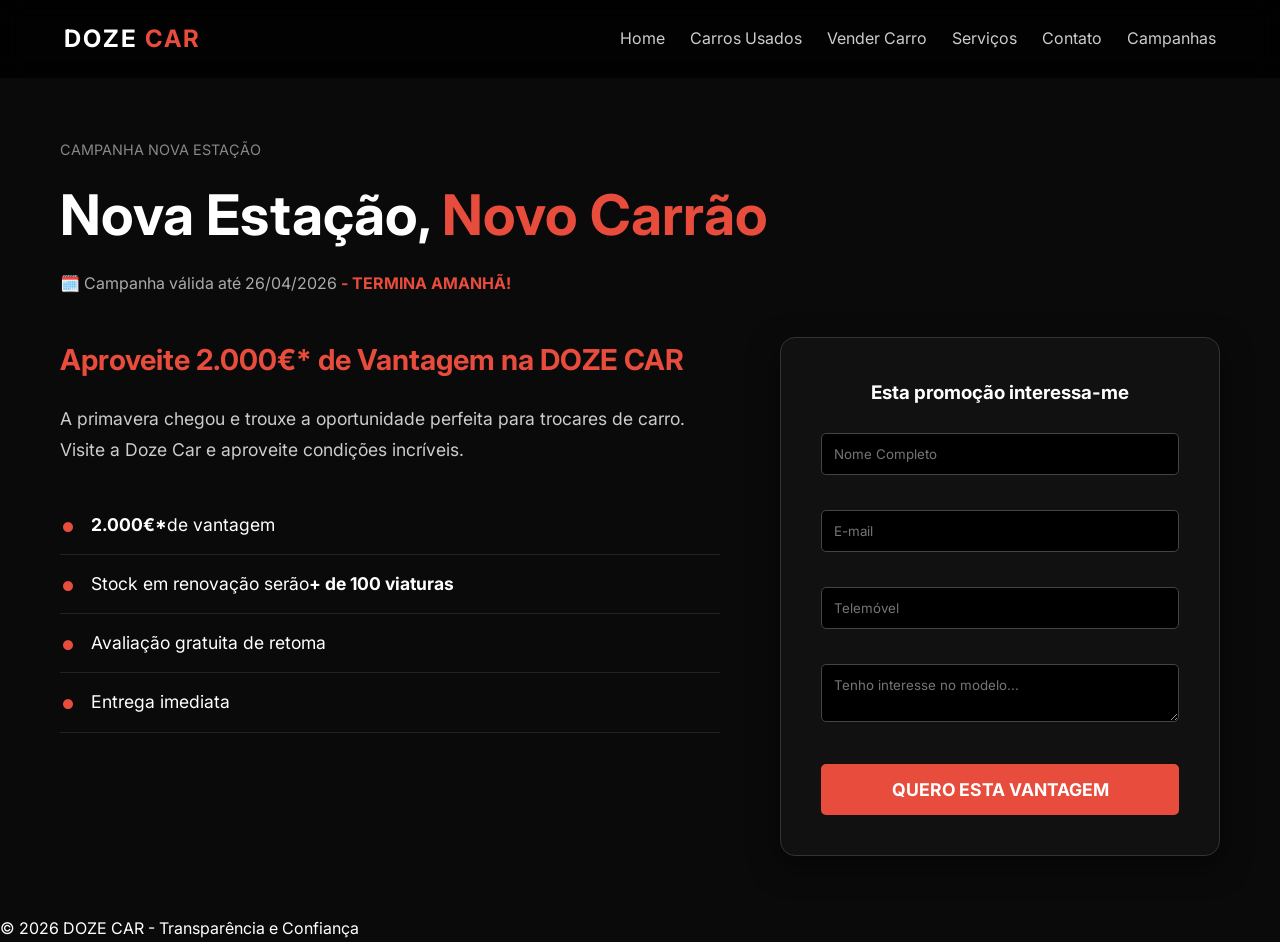
<file: campanhas.html>
<!DOCTYPE html>
<html lang="pt-br">
<head>
    <meta charset="UTF-8">
    <meta name="viewport" content="width=device-width, initial-scale=1.0">
    <title>Campanhas | DOZE CAR</title>
    <link rel="stylesheet" href="style.css">
    <link href="https://fonts.googleapis.com/css2?family=Inter:wght@400;700&display=swap" rel="stylesheet">
</head>
<body class="dark-bg">

    <header class="navbar">
        <div class="logo">DOZE <span>CAR</span></div>
        <nav>
            <ul>
                <li><a href="index.html" class="active">Home</a></li>
                <li><a href="usados.html">Carros Usados</a></li>
                <li><a href="venda.html">Vender Carro</a></li>
                <li><a href="servicos.html">Serviços</a></li>
                <li><a href="contato.html">Contato</a></li>
                <li><a href="campanhas.html">Campanhas</a></li>
            </ul>
        </nav>
    </header>

    <main class="container-campanha">
        <section class="campanha-header">
            <div class="breadcrumb">Campanha Nova Estação</div>
            <h1>Nova Estação, <span>Novo Carrão</span></h1>
            <p class="validade">🗓️ Campanha válida até 26/04/2026 <span class="urgente">- TERMINA AMANHÃ!</span></p>
        </section>

        <div class="campanha-grid">
            <section class="campanha-info">
                <h3>Aproveite 2.000€* de Vantagem na DOZE CAR</h3>
                <p>A primavera chegou e trouxe a oportunidade perfeita para trocares de carro. Visite a Doze Car e aproveite condições incríveis.</p>
                
                <ul class="lista-vantagens">
                    <li><strong>2.000€*</strong> de vantagem</li>
                    <li>Stock em renovação serão <strong>+ de 100 viaturas</strong></li>
                    <li>Avaliação gratuita de retoma</li>
                    <li>Entrega imediata</li>
                </ul>
            </section>

            <section class="campanha-form-container">
                <div class="form-box">
                    <h3>Esta promoção interessa-me</h3>
                    <form action="#">
                        <div class="input-group">
                            <input type="text" placeholder="Nome Completo" required>
                        </div>
                        <div class="input-group">
                            <input type="email" placeholder="E-mail" required>
                        </div>
                        <div class="input-group">
                            <input type="tel" placeholder="Telemóvel" required>
                        </div>
                        <div class="input-group">
                            <textarea placeholder="Tenho interesse no modelo..."></textarea>
                        </div>
                        <button type="submit" class="btn-submit">QUERO ESTA VANTAGEM</button>
                    </form>
                </div>
            </section>
        </div>
    </main>

    <footer class="main-footer">
        <p>© 2026 DOZE CAR - Transparência e Confiança</p>
    </footer>

</body>
</html>
</file>
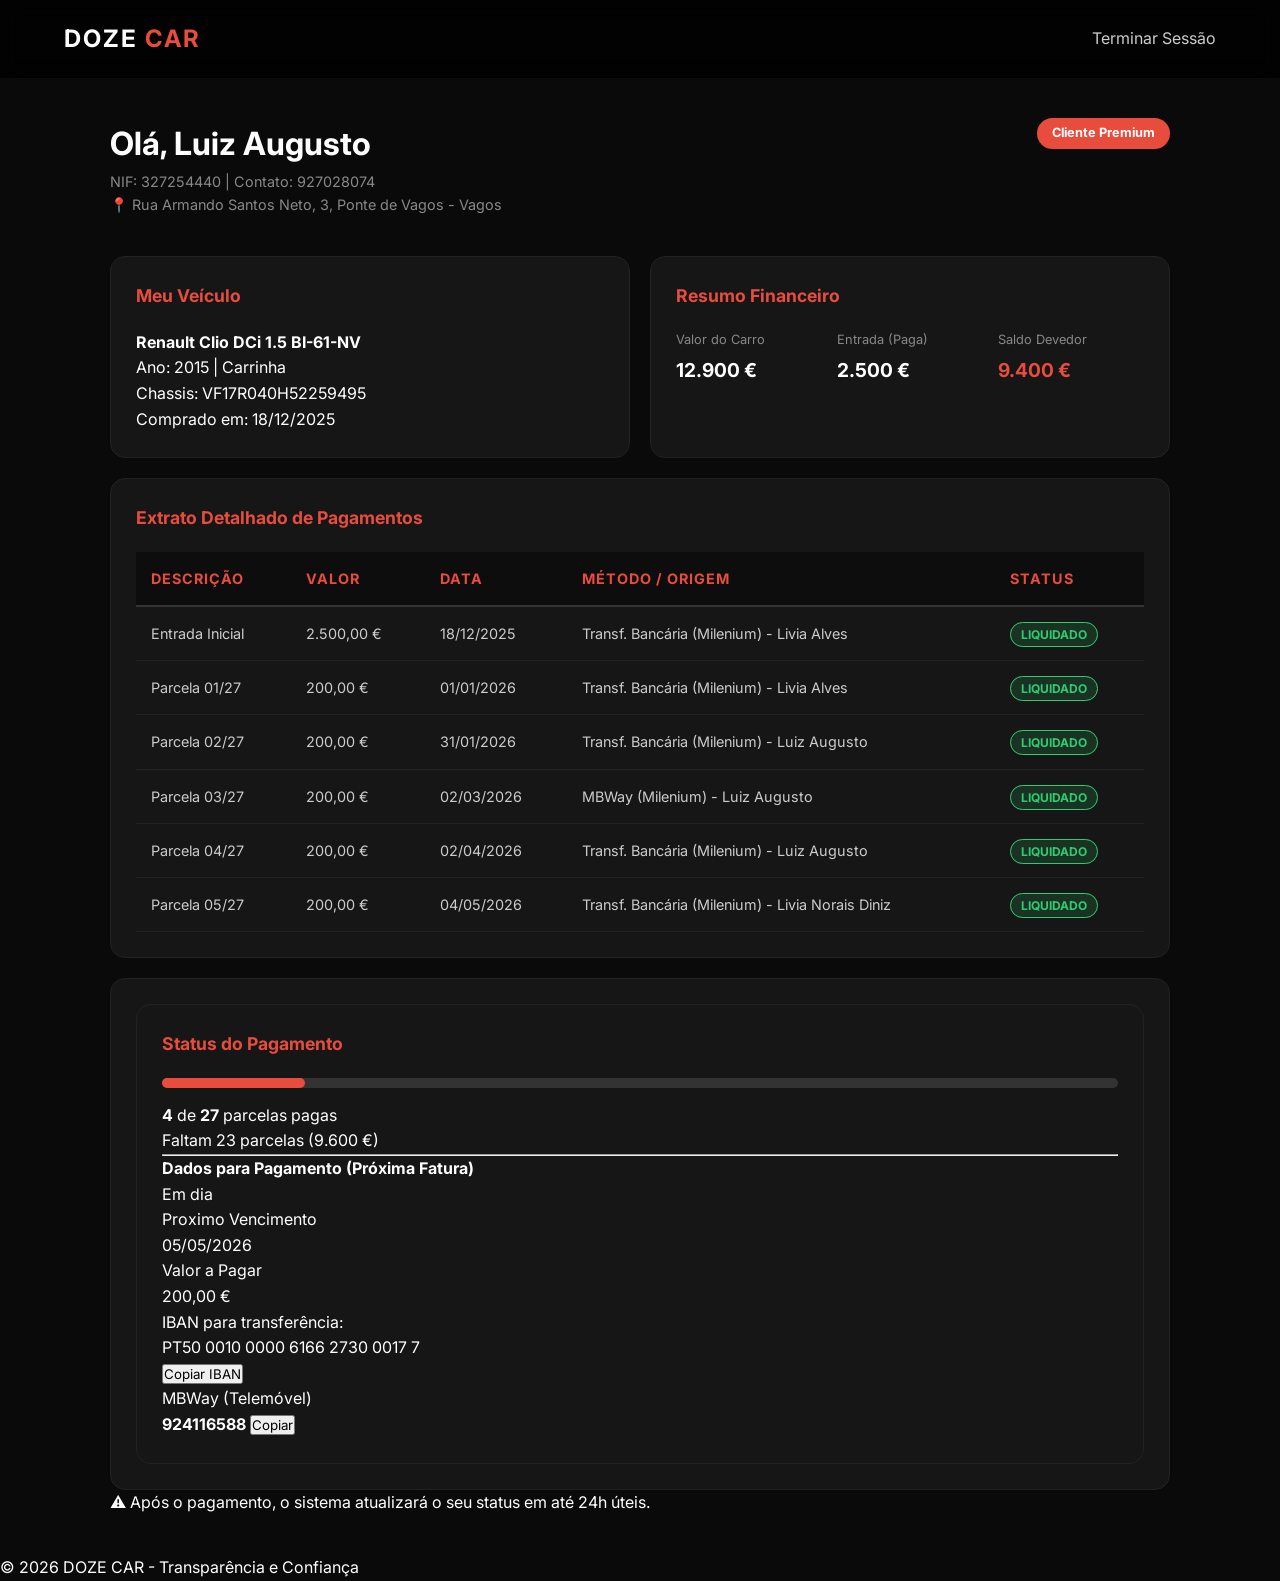
<file: cliente-luizaugusto.html>
<!DOCTYPE html>
<html lang="pt-br">
<head>
    <meta charset="UTF-8">
    <meta name="viewport" content="width=device-width, initial-scale=1.0">
    <title>Painel do Cliente | DOZE CAR</title>
    <link rel="stylesheet" href="style.css">
    <link href="https://fonts.googleapis.com/css2?family=Inter:wght@400;700&display=swap" rel="stylesheet">
</head>
<body class="dashboard-body">

<header class="navbar">
    <div class="logo">DOZE <span>CAR</span></div>
    <nav>
        <ul>
            <li><a href="index.html" class="btn-logout">Terminar Sessão</a></li>
        </ul>
    </nav>
</header>
    <main class="container-dash">
        <section class="user-header">
            <div class="user-info">
                <h1>Olá, <span>Luiz Augusto</span></h1>
                <p>NIF: 327254440 | Contato: 927028074</p>
                <p>📍 Rua Armando Santos Neto, 3, Ponte de Vagos - Vagos</p>
            </div>
            <div class="user-badge">Cliente Premium</div>
        </section>

        <div class="dash-grid">
            <section class="dash-card vehicle-details">
                <h3>Meu Veículo</h3>
                <div class="car-spec">
                    <div class="car-info-text">
                        <h4>Renault Clio DCi 1.5 BI-61-NV</h4>
                        <p>Ano: 2015 | Carrinha</p>
                        <p class="chassis-text">Chassis: <span>VF17R040H52259495</span></p>
                        <p class="purchase-date">Comprado em: 18/12/2025</p>
                    </div>
                </div>
            </section>

            <section class="dash-card finance-summary">
                <h3>Resumo Financeiro</h3>
                <div class="finance-grid">
                    <div class="fin-item">
                        <span>Valor do Carro</span>
                        <p>12.900 €</p>
                    </div>
                    <div class="fin-item">
                        <span>Entrada (Paga)</span>
                        <p>2.500 €</p>
                    </div>
                    <div class="fin-item highlight">
                        <span>Saldo Devedor</span>
                        <p>9.400 €</p>
                    </div>
                </div>
            </section>
            <section class="dash-card history-section full-width">
    <h3>Extrato Detalhado de Pagamentos</h3>
    <div class="table-container">
        <table class="payment-table">
            <thead>
                <tr>
                    <th>Descrição</th>
                    <th>Valor</th>
                    <th>Data</th>
                    <th>Método / Origem</th>
                    <th>Status</th>
                </tr>
            </thead>
            <tbody>
                <tr>
                    <td>Entrada Inicial</td>
                    <td>2.500,00 €</td>
                    <td>18/12/2025</td>
                    <td>Transf. Bancária (Milenium) - Livia Alves</td>
                    <td><span class="status-pill status-paid">Liquidado</span></td>
                </tr>
                <tr>
                    <td>Parcela 01/27</td>
                    <td>200,00 €</td>
                    <td>01/01/2026</td>
                    <td>Transf. Bancária (Milenium) - Livia Alves</td>
                    <td><span class="status-pill status-paid">Liquidado</span></td>
                </tr>
                <tr>
                    <td>Parcela 02/27</td>
                    <td>200,00 €</td>
                    <td>31/01/2026</td>
                    <td>Transf. Bancária (Milenium) - Luiz Augusto</td>
                    <td><span class="status-pill status-paid">Liquidado</span></td>
                </tr>
                <tr>
                    <td>Parcela 03/27</td>
                    <td>200,00 €</td>
                    <td>02/03/2026</td>
                    <td>MBWay (Milenium) - Luiz Augusto</td>
                    <td><span class="status-pill status-paid">Liquidado</span></td>
                </tr>
                <tr>
                    <td>Parcela 04/27</td>
                    <td>200,00 €</td>
                    <td>02/04/2026</td>
                    <td>Transf. Bancária (Milenium) - Luiz Augusto</td>
                    <td><span class="status-pill status-paid">Liquidado</span></td>
                </tr>
                <tr>
                    <td>Parcela 05/27</td>
                    <td>200,00 €</td>
                    <td>04/05/2026</td>
                    <td>Transf. Bancária (Milenium) - Livia Norais Diniz</td>
                    <td><span class="status-pill status-paid">Liquidado</span></td>
                </tr>
            </tbody>
        </table>
    </div>
</section>

            <section class="dash-card installments-section full-width">
<section class="dash-card installments-section full-width">
                <h3>Status do Pagamento</h3>
                
                <div class="progress-container">
                    <div class="progress-bar">
                        <div class="progress-fill" style="width: 15%;"></div> 
                    </div>
                    <div class="progress-text">
                        <p><strong>4</strong> de <strong>27</strong> parcelas pagas</p>
                        <p>Faltam 23 parcelas (<span class="red-text">9.600 €</span>)</p>
                    </div>
                </div>

                <hr class="dash-divider">

                <div class="payment-box">
                    <div class="payment-header">
                        <h4>Dados para Pagamento (Próxima Fatura)</h4>
                        <span class="status-ok">Em dia</span>
                    </div>
                    
                    <div class="payment-details-grid">
                        <div class="pay-item">
                            <span>Proximo Vencimento</span>
                            <p>05/05/2026</p>
                        </div>
                        <div class="pay-item">
                            <span>Valor a Pagar</span>
                            <p class="red-text">200,00 €</p>
                        </div>
                       <div class="payment-details-grid">
                       <div class="pay-item iban-box">
                            <span>IBAN para transferência:</span>
                            <p id="ibanText">PT50 0010 0000 6166 2730 0017 7</p>
                            <button onclick="copiarIBAN()" class="btn-copy">Copiar IBAN</button>
                        </div>
                        <!-- <span>IBAN para Transferência (Grupo Doze)</span>
                        <div class="iban-copy">
                        <strong>PT50 0010 0000 6166 2730 0017 7</strong>
                         <button class="btn-copy">Copiar</button> -->
                     </div>
                </div>

                <div class="pay-item mbway-box full-width-mobile">
                    <span>MBWay (Telemóvel)</span>
                    <div class="iban-copy">
                    <strong>924116588</strong>
                    <button class="btn-copy">Copiar</button>
                </div>
            </div>
        </div>
                        </div>
                    </div>
                    
                    <div class="payment-footer">
                        <p>⚠️ Após o pagamento, o sistema atualizará o seu status em até 24h úteis.</p>
                    </div>
                </div>
            </section>                        
                    </div>
                </div>
            </section>
        </div>
    </main>

    <footer class="dash-footer">
        <p>© 2026 DOZE CAR - Transparência e Confiança</p>
    </footer>
<script src="script.js"></script>
</body>
</html>
</file>
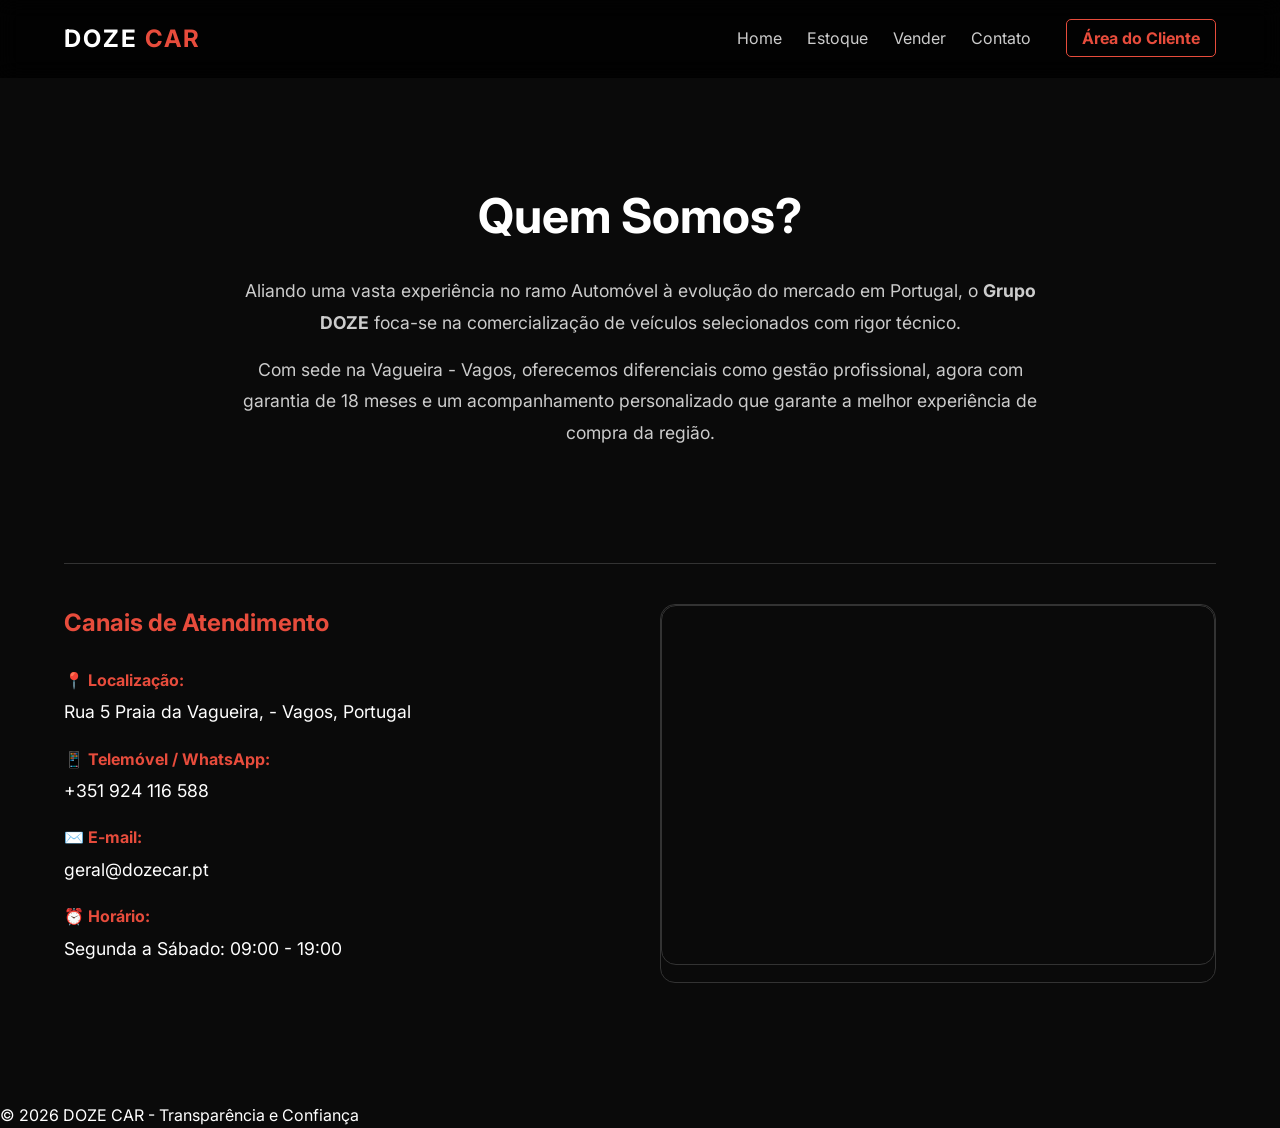
<file: contato.html>
<!DOCTYPE html>
<html lang="pt-br">
<head>
    <meta charset="UTF-8">
    <meta name="viewport" content="width=device-width, initial-scale=1.0">
    <title>Contato | DOZE CAR</title>
    <link rel="stylesheet" href="style.css">
    <link href="https://fonts.googleapis.com/css2?family=Inter:wght@400;700&display=swap" rel="stylesheet">
</head>
<body class="dark-bg">
    <header class="navbar">
        <div class="logo">DOZE <span>CAR</span></div>
        <nav>
            <ul>
                <li><a href="index.html">Home</a></li>
                <li><a href="usados.html">Estoque</a></li>
                <li><a href="venda.html">Vender</a></li>
                <li><a href="contato.html" class="active">Contato</a></li>
                <li><a href="login.html" class="btn-cliente-nav">Área do Cliente</a></li>
            </ul>
        </nav>
    </header>

    <main class="container">
        <section class="about-section">
            <div class="about-text">
                <h1>Quem <span>Somos?</span></h1>
                <p>
                    Aliando uma vasta experiência no ramo Automóvel à evolução do mercado em Portugal, 
                    o <strong>Grupo DOZE</strong> foca-se na comercialização de veículos selecionados com rigor técnico.
                </p>
                <p>
                    Com sede na Vagueira - Vagos, oferecemos diferenciais como gestão profissional, agora com garantia de 18 meses 
                    e um acompanhamento personalizado que garante a melhor experiência de compra da região.
                </p>
            </div>
        </section>

        <hr class="divider">

        <section class="contact-grid">
            <div class="contact-info">
                <h3>Canais de Atendimento</h3>
                <div class="info-item">
                    <span>📍 Localização:</span>
                    <p>Rua 5 Praia da Vagueira, - Vagos, Portugal</p>
                </div>
                <div class="info-item">
                    <span>📱 Telemóvel / WhatsApp:</span>
                    <p>+351 924 116 588</p>
                </div>
                <div class="info-item">
                    <span>✉️ E-mail:</span>
                    <p>geral@dozecar.pt</p>
                </div>
                <div class="info-item">
                    <span>⏰ Horário:</span>
                    <p>Segunda a Sábado: 09:00 - 19:00</p>
                </div>
            </div>

            <div class="map-container">
<div class="map-container">
    <iframe 
        src="https://www.google.com/maps/embed?pb=!1m18!1m12!1m3!1d12111.442658145717!2d-8.7699119!3d40.6329385!2m3!1f0!2f0!3f0!3m2!1i1024!2i768!4f13.1!3m3!1m2!1s0xd23970036662447%3A0x500ebb32367f130!2sPraia%20da%20Vagueira!5e0!3m2!1spt-PT!2spt!4v1714070000000!5m2!1spt-PT!2spt" 
        width="100%" 
        height="350" 
        style="border:0; border-radius: 15px; filter: grayscale(100%) invert(92%) contrast(83%);" 
        allowfullscreen="" 
        loading="lazy" 
        referrerpolicy="no-referrer-when-downgrade">
    </iframe>
</div>        </section>
    </main>

    <footer class="main-footer">
        <p>© 2026 DOZE CAR - Transparência e Confiança</p>
    </footer>
</body>
</html>
</file>
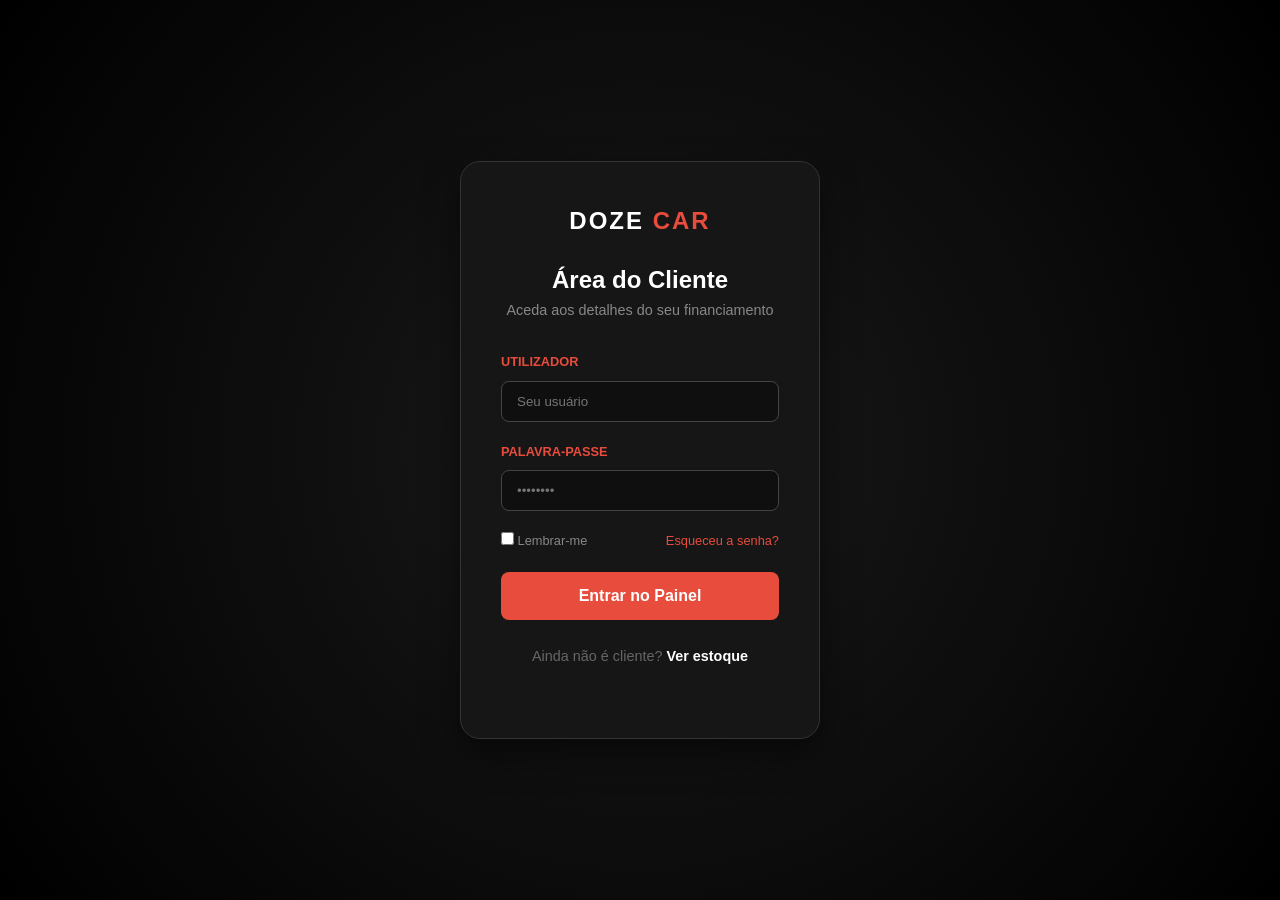
<file: login.html>
<!DOCTYPE html>
<html lang="pt-br">
<head>
    <meta charset="UTF-8">
    <meta name="viewport" content="width=device-width, initial-scale=1.0">
    <title>Login | DOZE CAR</title>
    <link rel="stylesheet" href="style.css">
</head>
<body class="login-body">
    <div class="login-container">
        <div class="login-box">
            <div class="logo">DOZE <span>CAR</span></div>
            <h2>Área do Cliente</h2>
            <p>Aceda aos detalhes do seu financiamento</p>

            <form id="loginForm">
                <div class="input-group">
                    <label for="username">Utilizador</label>
                    <input type="text" id="username" placeholder="Seu usuário" required>
                </div>

                <div class="input-group">
                    <label for="password">Palavra-passe</label>
                    <input type="password" id="password" placeholder="••••••••" required>
                </div>

                <div id="errorMessage" style="color: #e74c3c; font-size: 0.8rem; margin-bottom: 15px; display: none;">
                    Usuário ou senha incorretos!
                </div>

                <div class="login-options" style="display: flex; justify-content: space-between; margin-bottom: 20px; font-size: 0.8rem; color: #888;">
                    <label><input type="checkbox"> Lembrar-me</label>
                    <a href="#" style="color: #e74c3c; text-decoration: none;">Esqueceu a senha?</a>
                </div>

                <button type="submit" class="btn-login">Entrar no Painel</button>
            </form>

            <div class="login-footer">
                <p style="margin-top: 20px; color: #666; font-size: 0.9rem;">
                    Ainda não é cliente? <a href="usados.html" style="color: #fff; text-decoration: none; font-weight: bold;">Ver estoque</a>
                </p>
            </div>
        </div>
    </div>
    <script src="script.js"></script>
</body>
</html>
</file>
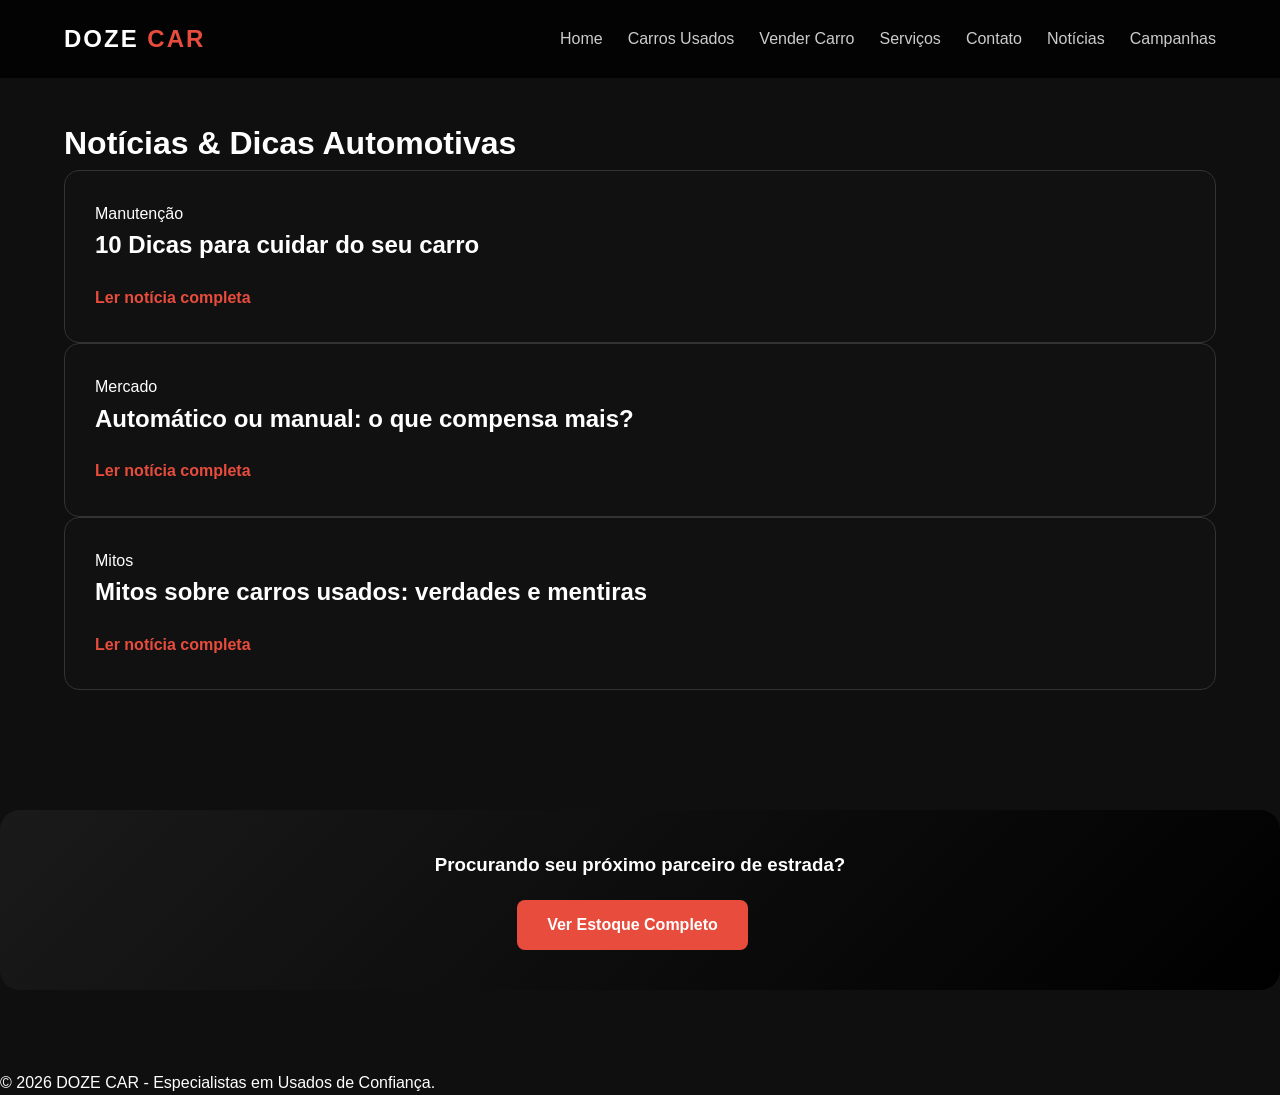
<file: noticias.html>
<!DOCTYPE html>
<html lang="pt-br">
<head>
    <meta charset="UTF-8">
    <meta name="viewport" content="width=device-width, initial-scale=1.0">
    <title>Notícias e Dicas | DOZE CAR</title>
    <link rel="stylesheet" href="style.css">
</head>
<body>
    <header class="navbar">
        <div class="logo">DOZE <span>CAR</span></div>
        <nav>
            <ul>
                <li><a href="index.html" class="active">Home</a></li>
                <li><a href="usados.html">Carros Usados</a></li>
                <li><a href="venda.html">Vender Carro</a></li>
                <li><a href="servicos.html">Serviços</a></li>
                <li><a href="contato.html">Contato</a></li>
                <li><a href="noticias.html" class="active">Notícias</a></li>
                <li><a href="campanhas.html">Campanhas</a></li>
            </ul>
        </nav>
    </header>

<main class="container">
        <header class="noticias-header">
            <h1>Notícias & <span>Dicas Automotivas</span></h1>
        </header>

        <section class="noticias-grid">
            <article class="noticia-item">
                <div class="noticia-tag">Manutenção</div>
                <h2>10 Dicas para cuidar do seu carro</h2>
                <a href="javascript:void(0)" class="btn-read-more" onclick="abrirNoticia('dicas')">Ler notícia completa</a>
            </article>

            <article class="noticia-item">
                <div class="noticia-tag">Mercado</div>
                <h2>Automático ou manual: o que compensa mais?</h2>
                <a href="javascript:void(0)" class="btn-read-more" onclick="abrirNoticia('cambio')">Ler notícia completa</a>
            </article>

            <article class="noticia-item">
                <div class="noticia-tag">Mitos</div>
                <h2>Mitos sobre carros usados: verdades e mentiras</h2>
                <a href="javascript:void(0)" class="btn-read-more" onclick="abrirNoticia('mitos')">Ler notícia completa</a>
            </article>
        </section>
    </main>

    <div id="modalNoticia" class="modal">
        <div class="modal-content">
            <span class="close-btn" onclick="fecharNoticia()">&times;</span>
            <div id="conteudoNoticia"></div>
        </div>
    </div>

    <script src="script.js"></script>
        <section class="noticias-footer-cta">
            <h3>Procurando seu próximo parceiro de estrada?</h3>
            <a href="usados.html" class="btn-primary">Ver Estoque Completo</a>
        </section>
    </main>

    <footer>
        <p>&copy; 2026 DOZE CAR - Especialistas em Usados de Confiança.</p>
    </footer>
</body>
</html>
</file>
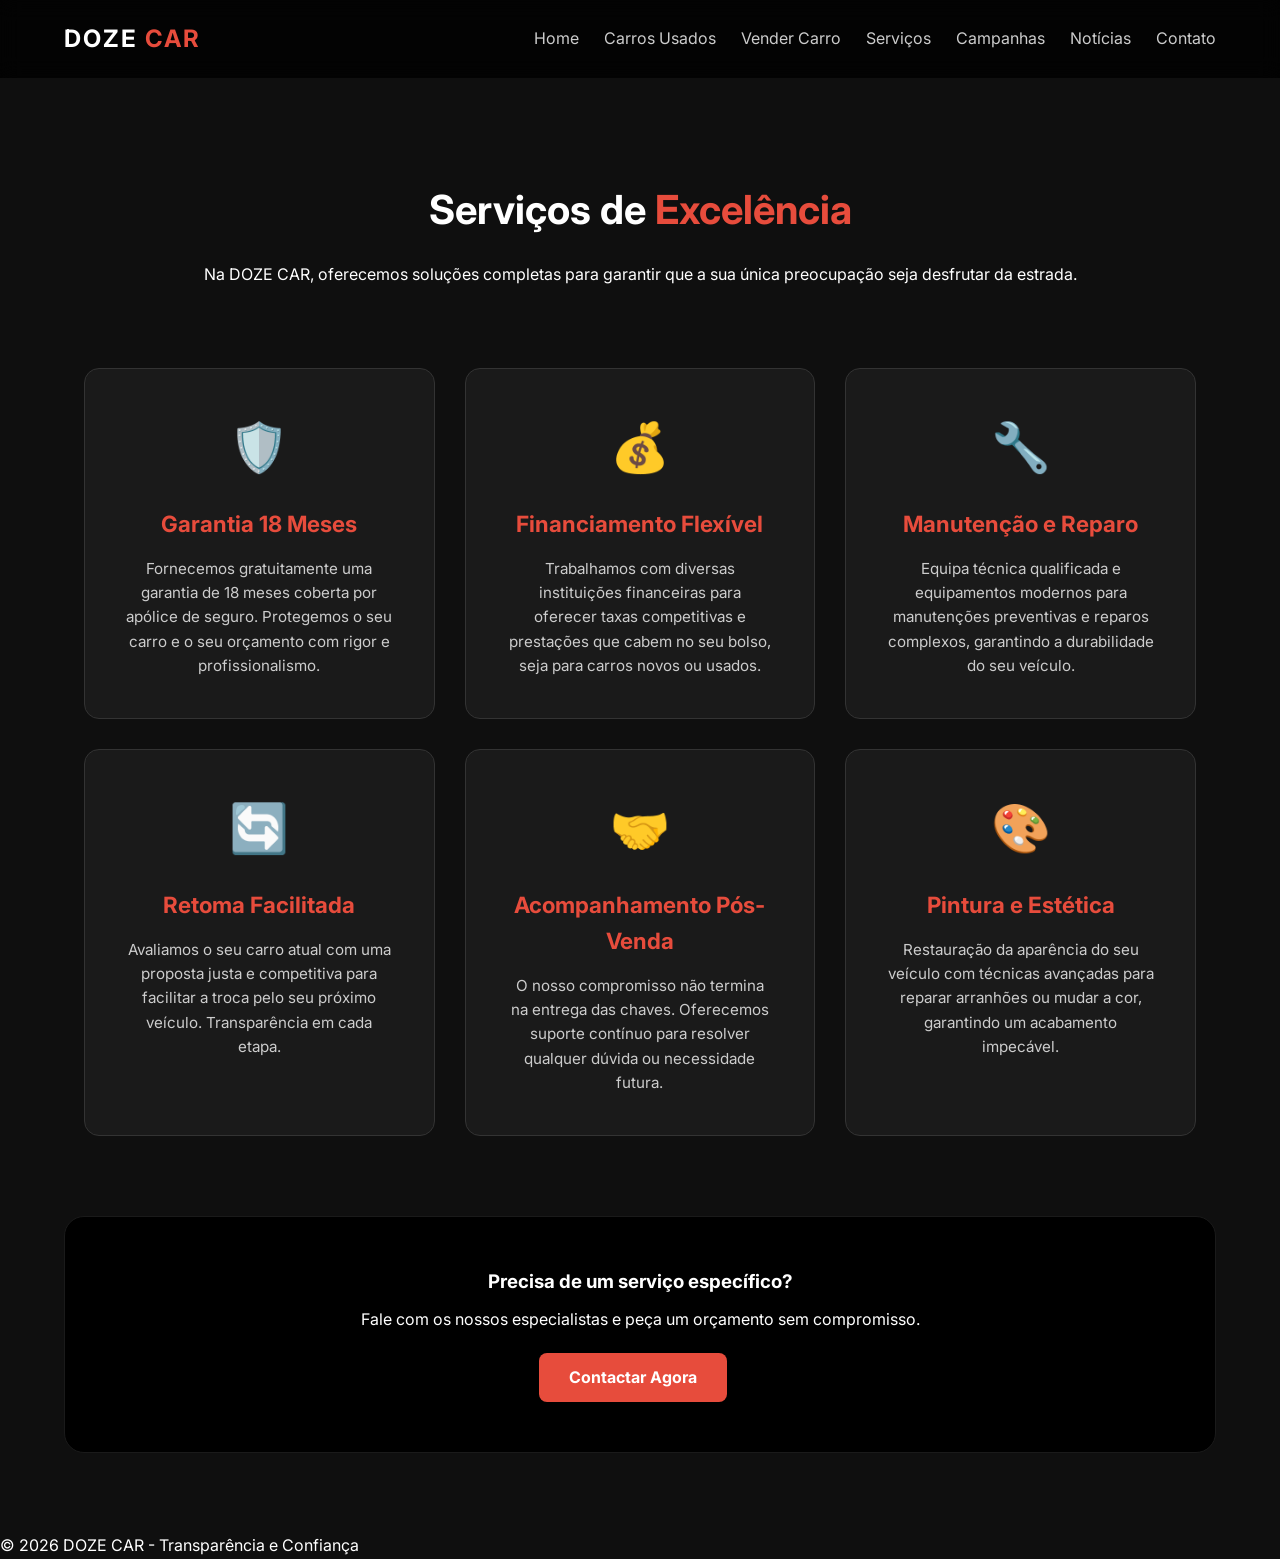
<file: servicos.html>
<!DOCTYPE html>
<html lang="pt-br">
<head>
    <meta charset="UTF-8">
    <meta name="viewport" content="width=device-width, initial-scale=1.0">
    <title>Serviços | DOZE CAR</title>
    <link rel="stylesheet" href="style.css">
    <link href="https://fonts.googleapis.com/css2?family=Inter:wght@400;700&display=swap" rel="stylesheet">
</head>
<body>
    <header class="navbar">
        <div class="logo">DOZE <span>CAR</span></div>
        <nav>
            <ul>
                <li><a href="index.html">Home</a></li>
                <li><a href="usados.html">Carros Usados</a></li>
                <li><a href="venda.html">Vender Carro</a></li>
                <li><a href="servicos.html" class="active">Serviços</a></li>
                <li><a href="campanhas.html">Campanhas</a></li>
                <li><a href="noticias.html">Notícias</a></li>
                <li><a href="contato.html">Contato</a></li>
            </ul>
        </nav>
    </header>

    <main class="container">
        <section class="servicos-intro">
            <h1>Serviços de <span>Excelência</span></h1>
            <p>Na DOZE CAR, oferecemos soluções completas para garantir que a sua única preocupação seja desfrutar da estrada.</p>
        </section>

        <div class="servicos-grid">
            <article class="servico-card">
                <div class="icon-box">🛡️</div>
                <h2>Garantia 18 Meses</h2>
                <p>Fornecemos gratuitamente uma garantia de 18 meses coberta por apólice de seguro. Protegemos o seu carro e o seu orçamento com rigor e profissionalismo.</p>
            </article>

            <article class="servico-card">
                <div class="icon-box">💰</div>
                <h2>Financiamento Flexível</h2>
                <p>Trabalhamos com diversas instituições financeiras para oferecer taxas competitivas e prestações que cabem no seu bolso, seja para carros novos ou usados.</p>
            </article>

            <article class="servico-card">
                <div class="icon-box">🔧</div>
                <h2>Manutenção e Reparo</h2>
                <p>Equipa técnica qualificada e equipamentos modernos para manutenções preventivas e reparos complexos, garantindo a durabilidade do seu veículo.</p>
            </article>

            <article class="servico-card">
                <div class="icon-box">🔄</div>
                <h2>Retoma Facilitada</h2>
                <p>Avaliamos o seu carro atual com uma proposta justa e competitiva para facilitar a troca pelo seu próximo veículo. Transparência em cada etapa.</p>
            </article>

            <article class="servico-card">
                <div class="icon-box">🤝</div>
                <h2>Acompanhamento Pós-Venda</h2>
                <p>O nosso compromisso não termina na entrega das chaves. Oferecemos suporte contínuo para resolver qualquer dúvida ou necessidade futura.</p>
            </article>

            <article class="servico-card">
                <div class="icon-box">🎨</div>
                <h2>Pintura e Estética</h2>
                <p>Restauração da aparência do seu veículo com técnicas avançadas para reparar arranhões ou mudar a cor, garantindo um acabamento impecável.</p>
            </article>
        </div>

        <section class="servicos-cta">
            <h3>Precisa de um serviço específico?</h3>
            <p>Fale com os nossos especialistas e peça um orçamento sem compromisso.</p>
            <a href="contato.html" class="btn-primary">Contactar Agora</a>
        </section>
    </main>

    <footer>
        <p>© 2026 DOZE CAR - Transparência e Confiança</p>
    </footer>
</body>
</html>
</file>
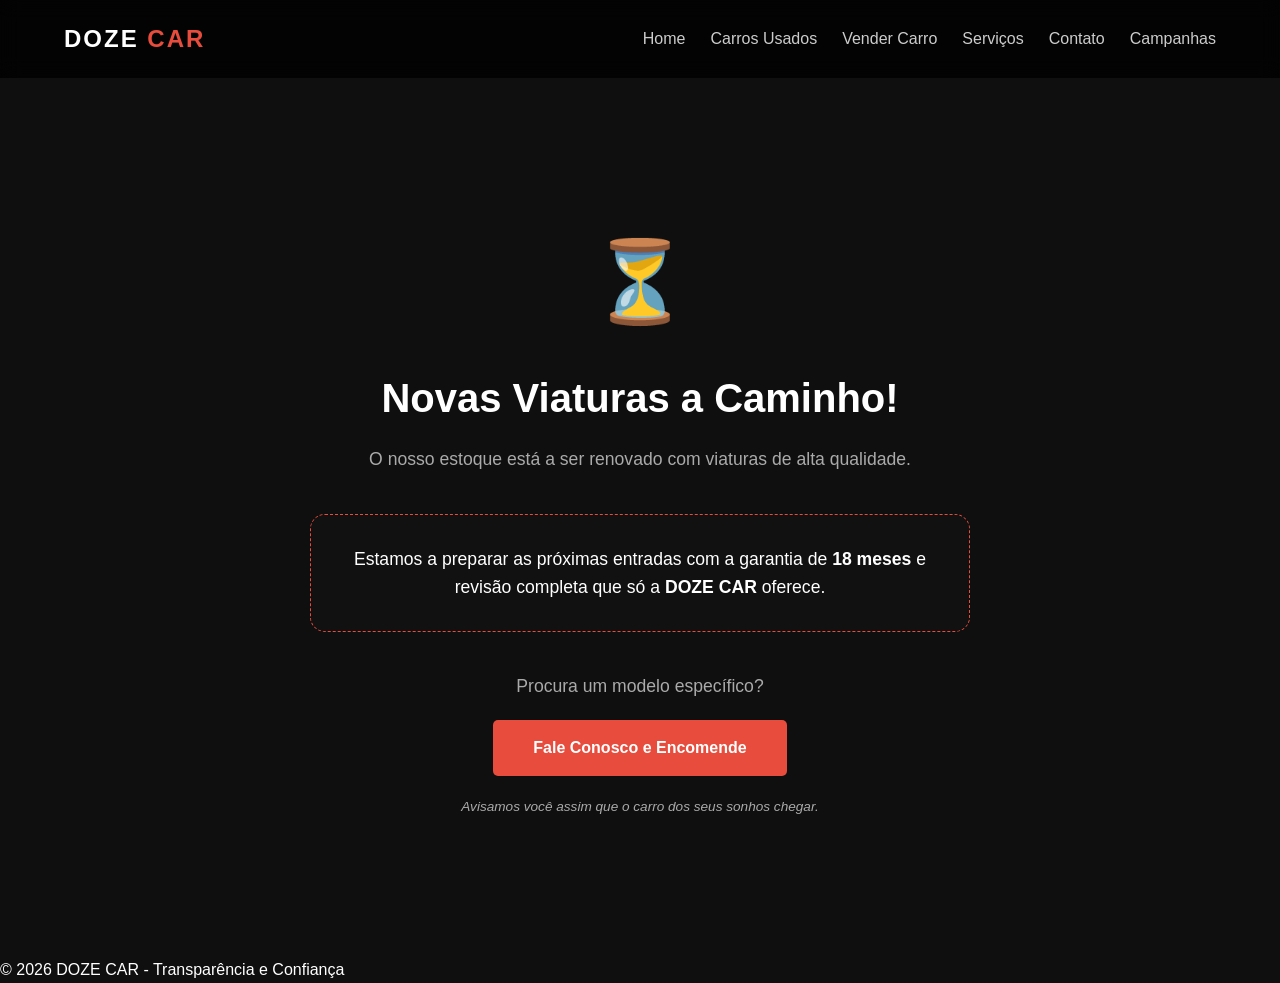
<file: usados.html>
<!DOCTYPE html>
<html lang="pt-br">
<head>
    <meta charset="UTF-8">
    <meta name="viewport" content="width=device-width, initial-scale=1.0">
    <title>Estoque | DOZE CAR</title>
    <link rel="stylesheet" href="style.css">
</head>
<body>
    <header class="navbar">
        <div class="logo">DOZE <span>CAR</span></div>
        <nav>
            <ul>
                <li><a href="index.html" class="active">Home</a></li>
                <li><a href="usados.html">Carros Usados</a></li>
                <li><a href="venda.html">Vender Carro</a></li>
                <li><a href="servicos.html">Serviços</a></li>
                <li><a href="contato.html">Contato</a></li>
                <li><a href="campanhas.html">Campanhas</a></li>
            </ul>
        </nav>
    </header>

    <!-- <main class="container">
        <section class="filter-bar">
            <h2>Nosso Estoque</h2>
            <div class="filters">
                <input type="text" placeholder="Buscar modelo...">
                <select><option>Todas as Marcas</option></select>
                <select><option>Preço (Menor - Maior)</option></select>
            </div>
        </section>

        <section class="car-grid">
            
            <div class="car-card">
                <div class="car-image">
                    <img src="https://images.unsplash.com/photo-1503376780353-7e6692767b70?auto=format&fit=crop&q=80&w=500" alt="Porsche 911">
                    <span class="badge">Destaque</span>
                </div>
                <div class="car-info">
                    <h3>Porsche 911 Carrera</h3>
                    <p class="car-details">2023 | 5.200 km | Automático</p>
                    <div class="car-price">R$ 850.000</div>
                    <a href="detalhes-carro.html" class="btn-card">Ver Detalhes</a>
                </div>
            </div>

            <div class="car-card">
                <div class="car-image">
                    <img src="https://images.unsplash.com/photo-1555215695-3004980ad54e?auto=format&fit=crop&q=80&w=500" alt="BMW M4">
                </div>
                <div class="car-info">
                    <h3>BMW M4 Competition</h3>
                    <p class="car-details">2022 | 12.000 km | Automático</p>
                    <div class="car-price">R$ 620.000</div>
                    <a href="#" class="btn-card">Ver Detalhes</a>
                </div>
            </div>

            <div class="car-card">
                <div class="car-image">
                    <img src="https://images.unsplash.com/photo-1583121274602-3e2820c69888?auto=format&fit=crop&q=80&w=500" alt="Ferrari 488">
                </div>
                <div class="car-info">
                    <h3>Ferrari 488 Spider</h3>
                    <p class="car-details">2021 | 3.500 km | Automático</p>
                    <div class="car-price">R$ 2.900.000</div>
                    <a href="#" class="btn-card">Ver Detalhes</a>
                </div>
            </div>

        </section>
    </main> -->
<main class="container">
        <section class="estoque-vazio">
            <div class="vazio-icon">⏳</div>
            <h2>Novas Viaturas a Caminho!</h2>
            <p>O nosso estoque está a ser renovado com viaturas de alta qualidade.</p>
            
            <div class="vazio-info-box">
                <p>Estamos a preparar as próximas entradas com a garantia de <strong>18 meses</strong> e revisão completa que só a <strong>DOZE CAR</strong> oferece.</p>
            </div>

            <div class="vazio-cta">
                <p>Procura um modelo específico?</p>
                <a href="contato.html" class="btn-main">Fale Conosco e Encomende</a>
                <p class="subtext">Avisamos você assim que o carro dos seus sonhos chegar.</p>
            </div>
        </section>
    </main>

    <footer class="main-footer">
        <p>© 2026 DOZE CAR - Transparência e Confiança</p>
    </footer>

</body>
</html>
</file>
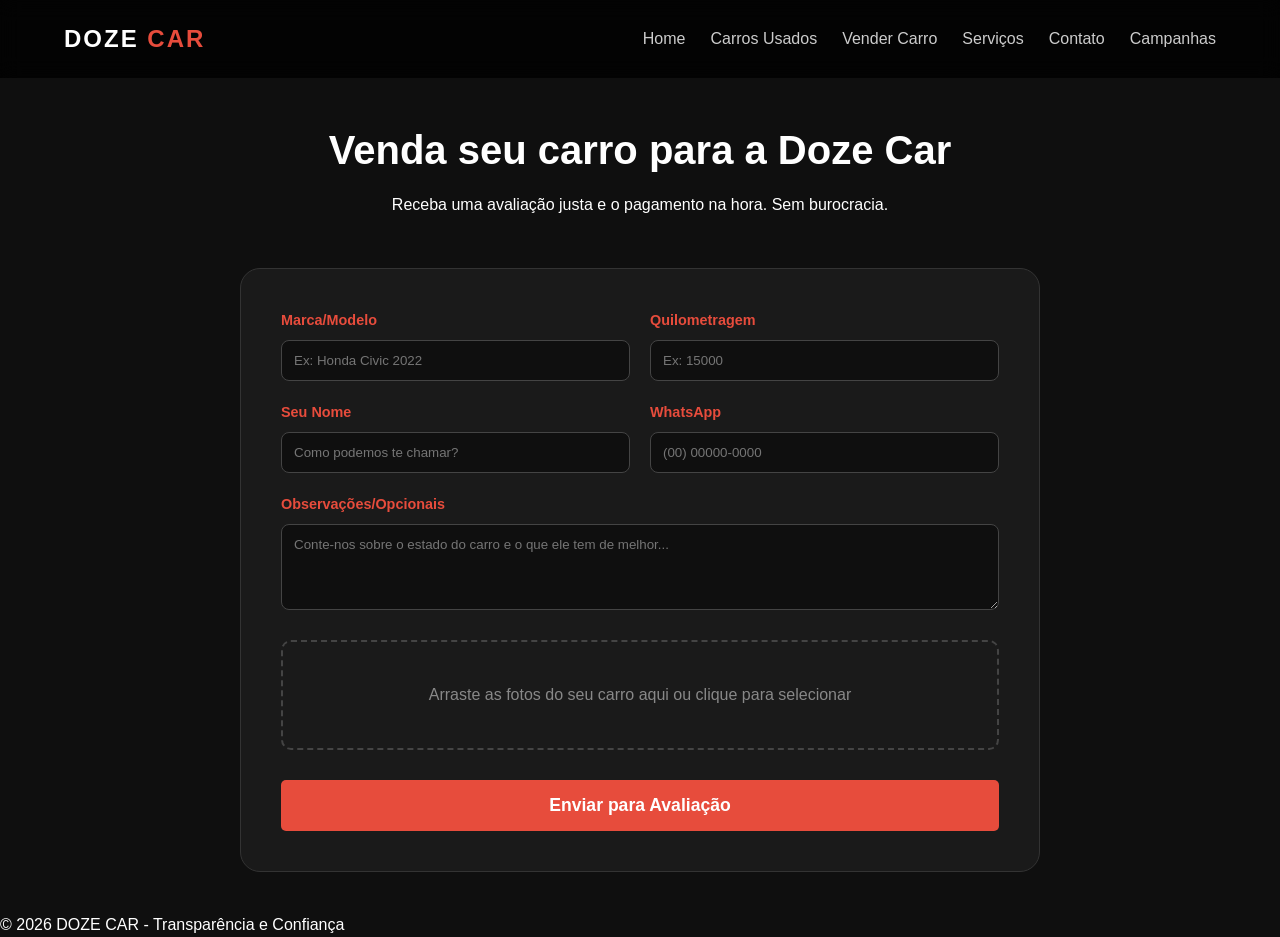
<file: venda.html>
<!DOCTYPE html>
<html lang="pt-br">
<head>
    <meta charset="UTF-8">
    <meta name="viewport" content="width=device-width, initial-scale=1.0">
    <title>Venda seu Carro | DOZE CAR</title>
    <link rel="stylesheet" href="style.css">
</head>
<body>
    <header class="navbar">
        <div class="logo">DOZE <span>CAR</span></div>
        <nav>
            <ul>
                <li><a href="index.html" class="active">Home</a></li>
                <li><a href="usados.html">Carros Usados</a></li>
                <li><a href="venda.html">Vender Carro</a></li>
                <li><a href="servicos.html">Serviços</a></li>
                <li><a href="contato.html">Contato</a></li>
                <li><a href="campanhas.html">Campanhas</a></li>
            </ul>
        </nav>
    </header>

    <main class="container">
        <section class="venda-hero">
            <h1>Venda seu carro para a <span>Doze Car</span></h1>
            <p>Receba uma avaliação justa e o pagamento na hora. Sem burocracia.</p>
        </section>

        <section class="form-container">
            <form action="#" class="sell-form">
                <div class="form-grid">
                    <div class="form-group">
                        <label>Marca/Modelo</label>
                        <input type="text" placeholder="Ex: Honda Civic 2022" required>
                    </div>
                    <div class="form-group">
                        <label>Quilometragem</label>
                        <input type="number" placeholder="Ex: 15000">
                    </div>
                    <div class="form-group">
                        <label>Seu Nome</label>
                        <input type="text" placeholder="Como podemos te chamar?" required>
                    </div>
                    <div class="form-group">
                        <label>WhatsApp</label>
                        <input type="tel" placeholder="(00) 00000-0000" required>
                    </div>
                </div>

                <div class="form-group full-width">
                    <label>Observações/Opcionais</label>
                    <textarea rows="4" placeholder="Conte-nos sobre o estado do carro e o que ele tem de melhor..."></textarea>
                </div>

                <div class="upload-area">
                    <p>Arraste as fotos do seu carro aqui ou clique para selecionar</p>
                    <input type="file" multiple class="file-input">
                </div>

                <button type="submit" class="btn-submit">Enviar para Avaliação</button>
            </form>
        </section>
    </main>
        <footer class="main-footer">
        <p>© 2026 DOZE CAR - Transparência e Confiança</p>
    </footer>

</body>
</html>
</file>
<file: style.css>
/* Configurações Gerais */
* {
    margin: 0;
    padding: 0;
    box-sizing: border-box;
    font-family: 'Inter', sans-serif;
}

body {
    background-color: #0f0f0f; /* Fundo escuro para destacar o carro */
    color: #ffffff;
    line-height: 1.6;
}

/* Header / Menu */
.navbar {
    display: flex;
    justify-content: space-between;
    align-items: center;
    padding: 20px 5%;
    background: rgba(0, 0, 0, 0.8);
    backdrop-filter: blur(10px); /* Efeito de vidro embaçado */
    position: sticky;
    top: 0;
    z-index: 1000;
}

/* Botão Área do Cliente na Navbar */
.btn-cliente-nav {
    background: transparent;
    border: 1px solid #e74c3c; /* Borda vermelha */
    color: #e74c3c !important;
    padding: 8px 15px;
    border-radius: 5px;
    font-weight: bold;
    transition: 0.3s;
    margin-left: 10px; /* Afasta um pouco dos outros links */
}

.btn-cliente-nav:hover {
    background: #e74c3c; /* Fica todo vermelho no hover */
    color: #fff !important;
    box-shadow: 0 0 10px rgba(231, 76, 60, 0.4);
}

/* Ajuste para o menu mobile não quebrar */
@media (max-width: 768px) {
    .navbar nav ul {
        flex-direction: column;
        gap: 15px;
    }
    .btn-cliente-nav {
        margin-left: 0;
        text-align: center;
        display: block;
    }
}

.logo {
    font-size: 1.5rem;
    font-weight: bold;
    letter-spacing: 2px;
}

.logo span { color: #e74c3c; } /* Destaque em vermelho para o 'CAR' */

nav ul { display: flex; list-style: none; }
nav ul li { margin-left: 25px; }
nav ul li a {
    text-decoration: none;
    color: #ccc;
    transition: 0.3s;
}
nav ul li a:hover { color: #fff; }

/* Seção Principal (Hero) */
/* Hero Section - Tela Principal com Peugeot 5008 Grafite */
.hero {
    height: 90vh;
    /* Imagem real de um SUV Grafite moderno */
    background: linear-gradient(rgba(0, 0, 0, 0.6), rgba(0, 0, 0, 0.8)), 
                url('https://www.razaoautomovel.com/wp-content/uploads/2020/09/Peugeot-5008-5-1440x960.jpg');
    background-size: cover;
    background-position: center;
    background-attachment: fixed; 
    display: flex;
    align-items: center;
    justify-content: center;
    text-align: center;
    padding: 0 20px;
    border-bottom: 3px solid #e74c3c;
}

.hero-virtual {
    height: 80vh;
    display: flex;
    align-items: center;
    padding: 0 5%;
    background: radial-gradient(circle, #2c3e50 0%, #000000 100%);
}

/* Ajuste no texto para garantir leitura sobre a imagem */
.hero-content h1 {
    font-size: 3.8rem;
    font-weight: 700;
    margin-bottom: 25px;
    letter-spacing: -1px;
    text-shadow: 2px 2px 10px rgba(0,0,0,0.8); /* Sombra no texto */
}
.hero-content p {
    font-size: 1.3rem;
    color: #eee;
    margin-bottom: 40px;
    max-width: 800px;
    margin-left: auto;
    margin-right: auto;
    text-shadow: 1px 1px 5px rgba(0,0,0,0.7);
}

.hero-content h1 {
    font-size: 3.5rem;
    font-weight: 700;
    margin-bottom: 20px;
    letter-spacing: -1px;
}

.hero-content span {
    color: #e74c3c;
}

.hero-btns {
    margin-top: 30px;
    display: flex;
    gap: 15px;
    justify-content: center;
}

/* Responsividade para telemóveis */
@media (max-width: 768px) {
    .hero {
        height: 80vh;
    }
    .hero-content h1 {
        font-size: 2.5rem;
    }
}
/* Botões */
.btn-primary {
    background: #e74c3c;
    color: white;
    padding: 15px 30px;
    text-decoration: none;
    border-radius: 5px;
    font-weight: bold;
    margin-right: 15px;
    display: inline-block;
}
.btn-main {
    background: #e74c3c;
    color: #fff;
    padding: 15px 35px;
    border-radius: 5px;
    text-decoration: none;
    font-weight: bold;
    transition: 0.3s;
}

.btn-outline {
    border: 2px solid #fff;
    color: #fff;
    padding: 13px 35px;
    border-radius: 5px;
    text-decoration: none;
    font-weight: bold;
    transition: 0.3s;
}

.btn-outline:hover {
    background: #fff;
    color: #000;
}

/* Grid de Diferenciais */
.features {
    display: grid;
    grid-template-columns: repeat(auto-fit, minmax(250px, 1fr));
    gap: 30px;
    padding: 80px 20px;
}

.feature-card {
    background: #111;
    padding: 30px;
    border-radius: 10px;
    text-align: center;
    border-bottom: 4px solid #333;
    transition: 0.3s;
}

.feature-card:hover {
    border-color: #e74c3c;
    transform: translateY(-5px);
}

.feature-card .icon {
    font-size: 2.5rem;
    margin-bottom: 15px;
    display: block;
}

/* Grid de Carros Destaque */
.section-header {
    display: flex;
    justify-content: space-between;
    align-items: center;
    margin-bottom: 30px;
}

.cars-grid {
    display: grid;
    grid-template-columns: repeat(auto-fit, minmax(280px, 1fr));
    gap: 25px;
}

.car-card {
    background: #1a1a1a;
    border-radius: 12px;
    overflow: hidden;
    border: 1px solid #333;
}

.car-img {
    height: 200px;
    background-color: #333; /* Placeholder enquanto não tem foto */
    background-size: cover;
}

.car-details {
    padding: 20px;
}

.car-price {
    font-size: 1.5rem;
    color: #e74c3c;
    font-weight: bold;
    margin: 15px 0;
}

.btn-view {
    display: block;
    text-align: center;
    background: #333;
    color: #fff;
    padding: 10px;
    text-decoration: none;
    border-radius: 5px;
    transition: 0.3s;
}

.btn-view:hover {
    background: #e74c3c;
}

.car-display {
    flex: 1;
    text-align: center;
    position: relative;
}

.car-display img {
    width: 110%; /* Faz o carro "saltar" da tela */
    filter: drop-shadow(0 20px 50px rgba(0,0,0,0.5));
}

.experience-tag {
    position: absolute;
    bottom: 20px;
    right: 20px;
    background: rgba(255,255,255,0.1);
    padding: 5px 15px;
    border: 1px solid #e74c3c;
    border-radius: 20px;
    font-size: 0.8rem;
}

/* Layout do Estoque */
.container {
    padding: 40px 5%;
}

.filter-bar {
    display: flex;
    justify-content: space-between;
    align-items: center;
    margin-bottom: 40px;
}

.filters input, .filters select {
    padding: 10px;
    background: #222;
    border: 1px solid #444;
    color: white;
    margin-left: 10px;
    border-radius: 5px;
}

/* Grid de Carros */
.car-grid {
    display: grid;
    grid-template-columns: repeat(auto-fit, minmax(300px, 1fr)); /* Cria colunas automáticas */
    gap: 30px;
}

.car-card {
    background: #1a1a1a;
    border-radius: 15px;
    overflow: hidden;
    transition: transform 0.3s ease;
    border: 1px solid #333;
}

.car-card:hover {
    transform: translateY(-10px); /* Efeito de flutuar ao passar o mouse */
    border-color: #e74c3c;
}

.car-image {
    position: relative;
    height: 200px;
}

.car-image img {
    width: 100%;
    height: 100%;
    object-fit: cover; /* Garante que a foto não fique esticada */
}

.badge {
    position: absolute;
    top: 10px;
    left: 10px;
    background: #e74c3c;
    padding: 5px 10px;
    font-size: 0.7rem;
    font-weight: bold;
    border-radius: 3px;
}

.car-info {
    padding: 20px;
}

.car-details {
    font-size: 0.9rem;
    color: #888;
    margin: 10px 0;
}

.car-price {
    font-size: 1.4rem;
    font-weight: bold;
    color: #fff;
    margin-bottom: 15px;
}

.btn-card {
    display: block;
    text-align: center;
    padding: 10px;
    background: transparent;
    border: 1px solid #e74c3c;
    color: #e74c3c;
    text-decoration: none;
    border-radius: 5px;
    transition: 0.3s;
}

.btn-card:hover {
    background: #e74c3c;
    color: white;
}
/* Estilos da Página de Venda */
.venda-hero {
    text-align: center;
    margin-bottom: 50px;
}

.venda-hero h1 { font-size: 2.5rem; margin-bottom: 10px; }

.form-container {
    max-width: 800px;
    margin: 0 auto;
    background: #1a1a1a;
    padding: 40px;
    border-radius: 20px;
    border: 1px solid #333;
}

.form-grid {
    display: grid;
    grid-template-columns: 1fr 1fr;
    gap: 20px;
    margin-bottom: 20px;
}

.form-group {
    display: flex;
    flex-direction: column;
}

.form-group label {
    margin-bottom: 8px;
    color: #e74c3c;
    font-weight: bold;
    font-size: 0.9rem;
}

.form-group input, 
.form-group textarea {
    padding: 12px;
    background: #0f0f0f;
    border: 1px solid #444;
    border-radius: 8px;
    color: white;
    outline: none;
    transition: 0.3s;
}

.form-group input:focus { border-color: #e74c3c; }

.full-width { grid-column: span 2; }

/* Área de Upload */
.upload-area {
    margin: 30px 0;
    padding: 40px;
    border: 2px dashed #444;
    border-radius: 10px;
    text-align: center;
    color: #888;
    position: relative;
    cursor: pointer;
}

.upload-area:hover { border-color: #e74c3c; background: #222; }

.file-input {
    position: absolute;
    top: 0; left: 0; width: 100%; height: 100%;
    opacity: 0;
    cursor: pointer;
}

.btn-submit {
    width: 100%;
    padding: 15px;
    background: #e74c3c;
    color: white;
    border: none;
    border-radius: 8px;
    font-size: 1.1rem;
    font-weight: bold;
    cursor: pointer;
    transition: 0.3s;
}

.btn-submit:hover { background: #c0392b; transform: scale(1.02); }

/* Seção Sobre */
.about-section {
    max-width: 900px;
    margin: 0 auto 50px auto;
    text-align: center;
}

.about-text h1 {
    font-size: 2.5rem;
    margin-bottom: 20px;
}

.about-text p {
    font-size: 1.1rem;
    color: #ccc;
    margin-bottom: 20px;
    line-height: 1.8;
}

.divider {
    border: 0;
    height: 1px;
    background: linear-gradient(to right, transparent, #e74c3c, transparent);
    margin: 40px 0;
}

/* Grid de Contato */
/* .contact-grid {
    display: grid;
    grid-template-columns: 1fr 1fr;
    gap: 40px;
    align-items: center;
}

.info-item {
    margin-bottom: 25px;
}

.info-item span {
    color: #e74c3c;
    font-weight: bold;
    display: block;
    margin-bottom: 5px;
    text-transform: uppercase;
    font-size: 0.8rem;
}

.info-item p {
    font-size: 1.2rem;
    color: #fff;
}

/* Simulação de Mapa */
/* .fake-map {
    width: 100%;
    height: 300px;
    background: #222;
    border-radius: 15px;
    display: flex;
    justify-content: center;
    align-items: center;
    border: 1px solid #333;
    color: #555;
    font-weight: bold;
} */ 

/* --- PÁGINA DE CONTATO --- */
.about-section {
    padding: 60px 0;
    text-align: center;
    max-width: 800px;
    margin: 0 auto;
}

.about-text h1 { font-size: 3rem; margin-bottom: 20px; }
.about-text p { font-size: 1.1rem; color: #ccc; line-height: 1.8; margin-bottom: 15px; }

.divider { border: 0; border-top: 1px solid #333; margin: 40px 0; }

.contact-grid {
    display: grid;
    grid-template-columns: 1fr 1fr;
    gap: 40px;
    margin-bottom: 80px;
}

.contact-info h3 { color: #e74c3c; margin-bottom: 25px; font-size: 1.5rem; }

.info-item { margin-bottom: 20px; }
.info-item span { color: #e74c3c; font-weight: bold; display: block; margin-bottom: 5px; }
.info-item p { color: #fff; font-size: 1.1rem; }

.map-container {
    border-radius: 15px;
    overflow: hidden;
    border: 1px solid #333;
}

/* Responsividade */
@media (max-width: 800px) {
    .contact-grid { grid-template-columns: 1fr; }
}

/* Estilos específicos da página de campanha */
.page-campanha {
    background-color: #f4f7f6; /* Fundo cinza bem claro como no print */
    color: #333;
}

.campanha-banner {
    background: #fff;
    padding: 40px 5%;
}

.banner-container {
    display: flex;
    align-items: center;
    gap: 40px;
    max-width: 1200px;
    margin: 0 auto;
}

.banner-image img {
    border-radius: 10px;
    max-width: 600px;
    width: 100%;
}

.banner-info h1 {
    font-size: 2.5rem;
    color: #1a1a1a;
}

.validade {
    color: #666;
    font-size: 0.9rem;
    margin-top: 10px;
}

/* Conteúdo e Formulário */
.campanha-content {
    max-width: 900px;
    margin: 40px auto;
    padding: 20px;
}

.vantagens-list {
    list-style: none;
    padding: 20px 0;
}

.vantagens-list li {
    padding: 8px 0;
    border-bottom: 1px solid #ddd;
}

.vantagens-list li::before {
    content: "•";
    color: #004dc7;
    font-weight: bold;
    margin-right: 10px;
}

/* Estilo do Formulário do Print */
.form-captura {
    background: #fff;
    padding: 40px;
    border-radius: 15px;
    box-shadow: 0 5px 25px rgba(0,0,0,0.05);
    margin-top: 50px;
}

.form-captura h2 { color: #1a1a1a; margin-bottom: 10px; }

.input-row {
    display: flex;
    gap: 15px;
    margin-bottom: 15px;
}

.form-captura input, .form-captura select, .form-captura textarea {
    width: 100%;
    padding: 12px;
    border: 1px solid #ccc;
    border-radius: 25px; /* Bordas arredondadas como no print */
    background: #fff;
}

.form-captura textarea {
    border-radius: 15px;
    height: 100px;
    margin: 15px 0;
}

.btn-enviar {
    background: #004dc7; /* Azul do botão do print */
    color: white;
    border: none;
    padding: 15px 40px;
    border-radius: 30px;
    font-weight: bold;
    cursor: pointer;
    width: 100%;
    transition: 0.3s;
}

.btn-enviar:hover {
    background: #00358a;
    transform: translateY(-2px);
}

/* Ajustes para o texto longo dentro do Modal */

.noticia-item { background: #111; padding: 30px; border-radius: 15px; border: 1px solid #333; transition: 0.3s; }
.noticia-item:hover { border-color: #e74c3c; }

.modal { display: none; position: fixed; z-index: 1000; left: 0; top: 0; width: 100%; height: 100%; background: rgba(0,0,0,0.95); backdrop-filter: blur(8px); }
.modal-content { background: #161616; margin: 5% auto; padding: 40px; width: 90%; max-width: 800px; border-radius: 20px; border: 1px solid #333; max-height: 85vh; overflow-y: auto; color: #fff; }

.lista-modal p { padding: 12px 0; border-bottom: 1px solid #222; line-height: 1.6; }
.modal-footer-text { margin-top: 30px; padding: 20px; background: #000; border-left: 4px solid #e74c3c; border-radius: 5px; }
.lista-modal {
    margin: 20px 0;
    text-align: left;
}

.lista-modal p {
    padding: 8px 0;
    border-bottom: 1px solid #222;
    font-size: 0.95rem;
}

.modal-footer-text {
    margin-top: 25px;
    padding: 15px;
    background: #0d0d0d;
    border-radius: 8px;
    border-left: 4px solid #e74c3c;
    font-style: italic;
}

/* Garante que o modal seja rolável em ecrãs pequenos */
.modal-content {
    max-height: 85vh;
    overflow-y: auto;
}

.dicas-lista {
    margin: 20px 0;
    list-style: none;
}

.dicas-lista li {
    margin-bottom: 10px;
    color: #bbb;
}

.btn-read-more {
    display: inline-block;
    margin-top: 20px;
    color: #e74c3c;
    text-decoration: none;
    font-weight: bold;
    border-bottom: 2px solid transparent;
    transition: 0.3s;
}

.btn-read-more:hover {
    border-bottom-color: #e74c3c;
}

.noticias-footer-cta {
    text-align: center;
    margin: 80px 0;
    padding: 40px;
    background: linear-gradient(135deg, #1a1a1a 0%, #000 100%);
    border-radius: 20px;
}

/* Dashboard Layout */
.dashboard-body {
    background-color: #0a0a0a;
}

.container-dash {
    max-width: 1100px;
    margin: 40px auto;
    padding: 0 20px;
}

.user-header {
    display: flex;
    justify-content: space-between;
    align-items: flex-start;
    margin-bottom: 40px;
}

.user-info h1 { font-size: 2rem; }
.user-info p { color: #888; font-size: 0.9rem; }

.user-badge {
    background: #e74c3c;
    padding: 5px 15px;
    border-radius: 20px;
    font-size: 0.8rem;
    font-weight: bold;
}

/* Cards */
.dash-grid {
    display: grid;
    grid-template-columns: 1fr 1fr;
    gap: 20px;
}

.dash-card {
    background: #161616;
    padding: 25px;
    border-radius: 15px;
    border: 1px solid #222;
}

.dash-card h3 {
    font-size: 1.1rem;
    margin-bottom: 20px;
    color: #e74c3c;
}

/* Detalhes Veículo */
.car-spec {
    display: flex;
    gap: 20px;
    align-items: center;
}

.chassis { font-size: 0.75rem !important; color: #555 !important; margin-top: 5px; }

/* Financeiro */
.finance-grid {
    display: grid;
    grid-template-columns: 1fr 1fr 1fr;
    gap: 15px;
}

.fin-item span { font-size: 0.8rem; color: #888; display: block; }
.fin-item p { font-size: 1.2rem; font-weight: bold; margin-top: 5px; }
.fin-item.highlight p { color: #e74c3c; }

/* Container da Tabela para Scroll no Telemóvel */
.table-container {
    overflow-x: auto;
    margin-top: 20px;
}

.payment-table {
    width: 100%;
    border-collapse: collapse;
    text-align: left;
    font-size: 0.9rem;
}

.payment-table th {
    background: #0d0d0d;
    color: #e74c3c;
    padding: 15px;
    border-bottom: 2px solid #333;
    text-transform: uppercase;
    letter-spacing: 1px;
}

.payment-table td {
    padding: 15px;
    border-bottom: 1px solid #222;
    color: #ccc;
}

.payment-table tr:hover {
    background: #1f1f1f;
}

/* Status Pill (Pílula de Status) */
.status-pill {
    padding: 4px 10px;
    border-radius: 20px;
    font-size: 0.75rem;
    font-weight: bold;
    text-transform: uppercase;
}

.status-paid {
    background: rgba(46, 204, 113, 0.15);
    color: #2ecc71;
    border: 1px solid #2ecc71;
}

/* Ajuste para dispositivos móveis */
@media (max-width: 768px) {
    .payment-table {
        min-width: 600px;
    }
}

/* Barra de Progresso */
.progress-bar {
    background: #333;
    height: 10px;
    border-radius: 5px;
    margin: 15px 0;
}

.progress-fill {
    background: #e74c3c;
    height: 100%;
    border-radius: 5px;
}

.status-waiting {
    display: inline-block;
    margin-top: 10px;
    color: #f1c40f;
    font-size: 0.8rem;
    border: 1px solid #f1c40f;
    padding: 2px 10px;
    border-radius: 4px;
}

/* Estilos da Tela de Login */
.login-body {
    background: radial-gradient(circle, #1a1a1a 0%, #000000 100%);
    height: 100vh;
    display: flex;
    justify-content: center;
    align-items: center;
}

.login-container {
    width: 100%;
    max-width: 400px;
    padding: 20px;
}

.login-box {
    background: #161616;
    padding: 40px;
    border-radius: 20px;
    border: 1px solid #333;
    text-align: center;
    box-shadow: 0 15px 35px rgba(0,0,0,0.5);
}

.login-box h2 {
    margin-top: 20px;
    font-size: 1.5rem;
    color: #fff;
}

.login-box p {
    color: #888;
    font-size: 0.9rem;
    margin-bottom: 30px;
}

.input-group {
    text-align: left;
    margin-bottom: 20px;
}

.input-group label {
    display: block;
    color: #e74c3c;
    font-size: 0.8rem;
    font-weight: bold;
    margin-bottom: 8px;
    text-transform: uppercase;
}

.input-group input {
    width: 100%;
    padding: 12px 15px;
    background: #0f0f0f;
    border: 1px solid #444;
    border-radius: 8px;
    color: #fff;
    outline: none;
    transition: 0.3s;
}

.input-group input:focus {
    border-color: #e74c3c;
}

.login-options {
    display: flex;
    justify-content: space-between;
    align-items: center;
    font-size: 0.8rem;
    color: #888;
    margin-bottom: 25px;
}

.login-options a {
    color: #e74c3c;
    text-decoration: none;
}

.btn-login {
    width: 100%;
    padding: 15px;
    background: #e74c3c;
    color: #fff;
    border: none;
    border-radius: 8px;
    font-weight: bold;
    font-size: 1rem;
    cursor: pointer;
    transition: 0.3s;
}

.btn-login:hover {
    background: #c0392b;
    transform: translateY(-2px);
}

.login-footer {
    margin-top: 25px;
    font-size: 0.9rem;
    color: #666;
}

.login-footer a {
    color: #fff;
    text-decoration: none;
    font-weight: bold;
}

/* Intro de Serviços */
.servicos-intro {
    text-align: center;
    padding: 60px 20px;
}

.servicos-intro h1 {
    font-size: 2.5rem;
    margin-bottom: 20px;
}

.servicos-intro span {
    color: #e74c3c;
}

/* Grid de Serviços */
.servicos-grid {
    display: grid;
    grid-template-columns: repeat(auto-fit, minmax(300px, 1fr));
    gap: 30px;
    padding: 20px;
    margin-bottom: 60px;
}

.servico-card {
    background: #1a1a1a;
    padding: 40px;
    border-radius: 15px;
    border: 1px solid #333;
    transition: transform 0.3s ease, border-color 0.3s ease;
    text-align: center;
}

.servico-card:hover {
    transform: translateY(-10px);
    border-color: #e74c3c;
}

.icon-box {
    font-size: 3rem;
    margin-bottom: 20px;
}

.servico-card h2 {
    color: #e74c3c;
    margin-bottom: 15px;
    font-size: 1.4rem;
}

.servico-card p {
    color: #ccc;
    font-size: 0.95rem;
    line-height: 1.6;
}

/* CTA Final */
.servicos-cta {
    background: #000;
    padding: 50px;
    text-align: center;
    border-radius: 20px;
    border: 1px solid #1a1a1a;
    margin: 40px 0;
}

.servicos-cta h3 {
    margin-bottom: 10px;
}

.btn-primary {
    display: inline-block;
    background: #e74c3c;
    color: #fff;
    padding: 12px 30px;
    border-radius: 8px;
    text-decoration: none;
    font-weight: bold;
    margin-top: 20px;
    transition: 0.3s;
}

.btn-primary:hover {
    background: #c0392b;
}

/* --- ESTILOS ABA CAMPANHA --- */
.dark-bg { background-color: #0a0a0a; color: #fff; }

.container-campanha {
    max-width: 1200px;
    margin: 60px auto;
    padding: 0 20px;
}

.campanha-header { margin-bottom: 40px; }

.breadcrumb {
    color: #888;
    font-size: 0.9rem;
    margin-bottom: 10px;
    text-transform: uppercase;
}

.campanha-header h1 { font-size: 3.5rem; font-weight: 700; }
.campanha-header span { color: #e74c3c; }

.validade { color: #aaa; margin-top: 10px; font-size: 1rem; }
.urgente { color: #e74c3c; font-weight: bold; animation: piscar 1.5s infinite; }

@keyframes piscar {
    0% { opacity: 1; }
    50% { opacity: 0.3; }
    100% { opacity: 1; }
}

.campanha-grid {
    display: grid;
    grid-template-columns: 1.2fr 0.8fr;
    gap: 60px;
    align-items: start;
}

.campanha-info h3 { font-size: 1.8rem; margin-bottom: 20px; color: #e74c3c; }
.campanha-info p { line-height: 1.8; color: #ccc; font-size: 1.1rem; }

.lista-vantagens { list-style: none; margin-top: 30px; }
.lista-vantagens li {
    padding: 15px 0;
    border-bottom: 1px solid #222;
    display: flex;
    align-items: center;
    font-size: 1.1rem;
}

.lista-vantagens li::before {
    content: "•";
    color: #e74c3c;
    font-size: 2rem;
    margin-right: 15px;
    line-height: 0;
}

/* Formulário de Contacto */
.form-box {
    background: #111;
    padding: 40px;
    border-radius: 15px;
    border: 1px solid #333;
    box-shadow: 0 10px 30px rgba(0,0,0,0.5);
}

.form-box h3 { margin-bottom: 25px; text-align: center; }

.form-box input, .form-box textarea {
    width: 100%;
    padding: 12px;
    margin-bottom: 15px;
    background: #000;
    border: 1px solid #444;
    color: #fff;
    border-radius: 5px;
    outline: none;
}

.form-box input:focus { border-color: #e74c3c; }

.btn-submit {
    width: 100%;
    padding: 15px;
    background: #e74c3c;
    color: #fff;
    border: none;
    font-weight: bold;
    border-radius: 5px;
    cursor: pointer;
    transition: 0.3s;
}

.btn-submit:hover { background: #c0392b; transform: translateY(-2px); }

/* Mobile */
@media (max-width: 900px) {
    .campanha-grid { grid-template-columns: 1fr; }
    .campanha-header h1 { font-size: 2.5rem; }
}

/* =======================================
       ESTOQUE VAZIO - ESTILOS DE EXIBIÇÃO
===========================================*/
/* --- ESTILO ESTOQUE VAZIO --- */
.estoque-vazio {
    text-align: center;
    padding: 100px 20px;
    max-width: 700px;
    margin: 0 auto;
}

.vazio-icon {
    font-size: 5rem;
    margin-bottom: 20px;
}

.estoque-vazio h2 {
    font-size: 2.5rem;
    color: #fff;
    margin-bottom: 15px;
}

.estoque-vazio p {
    color: #aaa;
    font-size: 1.1rem;
    line-height: 1.6;
}

.vazio-info-box {
    background: #111;
    padding: 30px;
    border-radius: 15px;
    border: 1px dashed #e74c3c;
    margin: 40px 0;
}

.vazio-info-box p {
    color: #fff;
}

.vazio-cta {
    margin-top: 30px;
}

.vazio-cta .btn-main {
    display: inline-block;
    background: #e74c3c;
    color: #fff;
    padding: 15px 40px;
    text-decoration: none;
    font-weight: bold;
    border-radius: 5px;
    margin: 20px 0;
    transition: 0.3s;
}

.vazio-cta .btn-main:hover {
    background: #c0392b;
    transform: scale(1.05);
}

.subtext {
    font-size: 0.85rem !important;
    font-style: italic;
}
</file>
